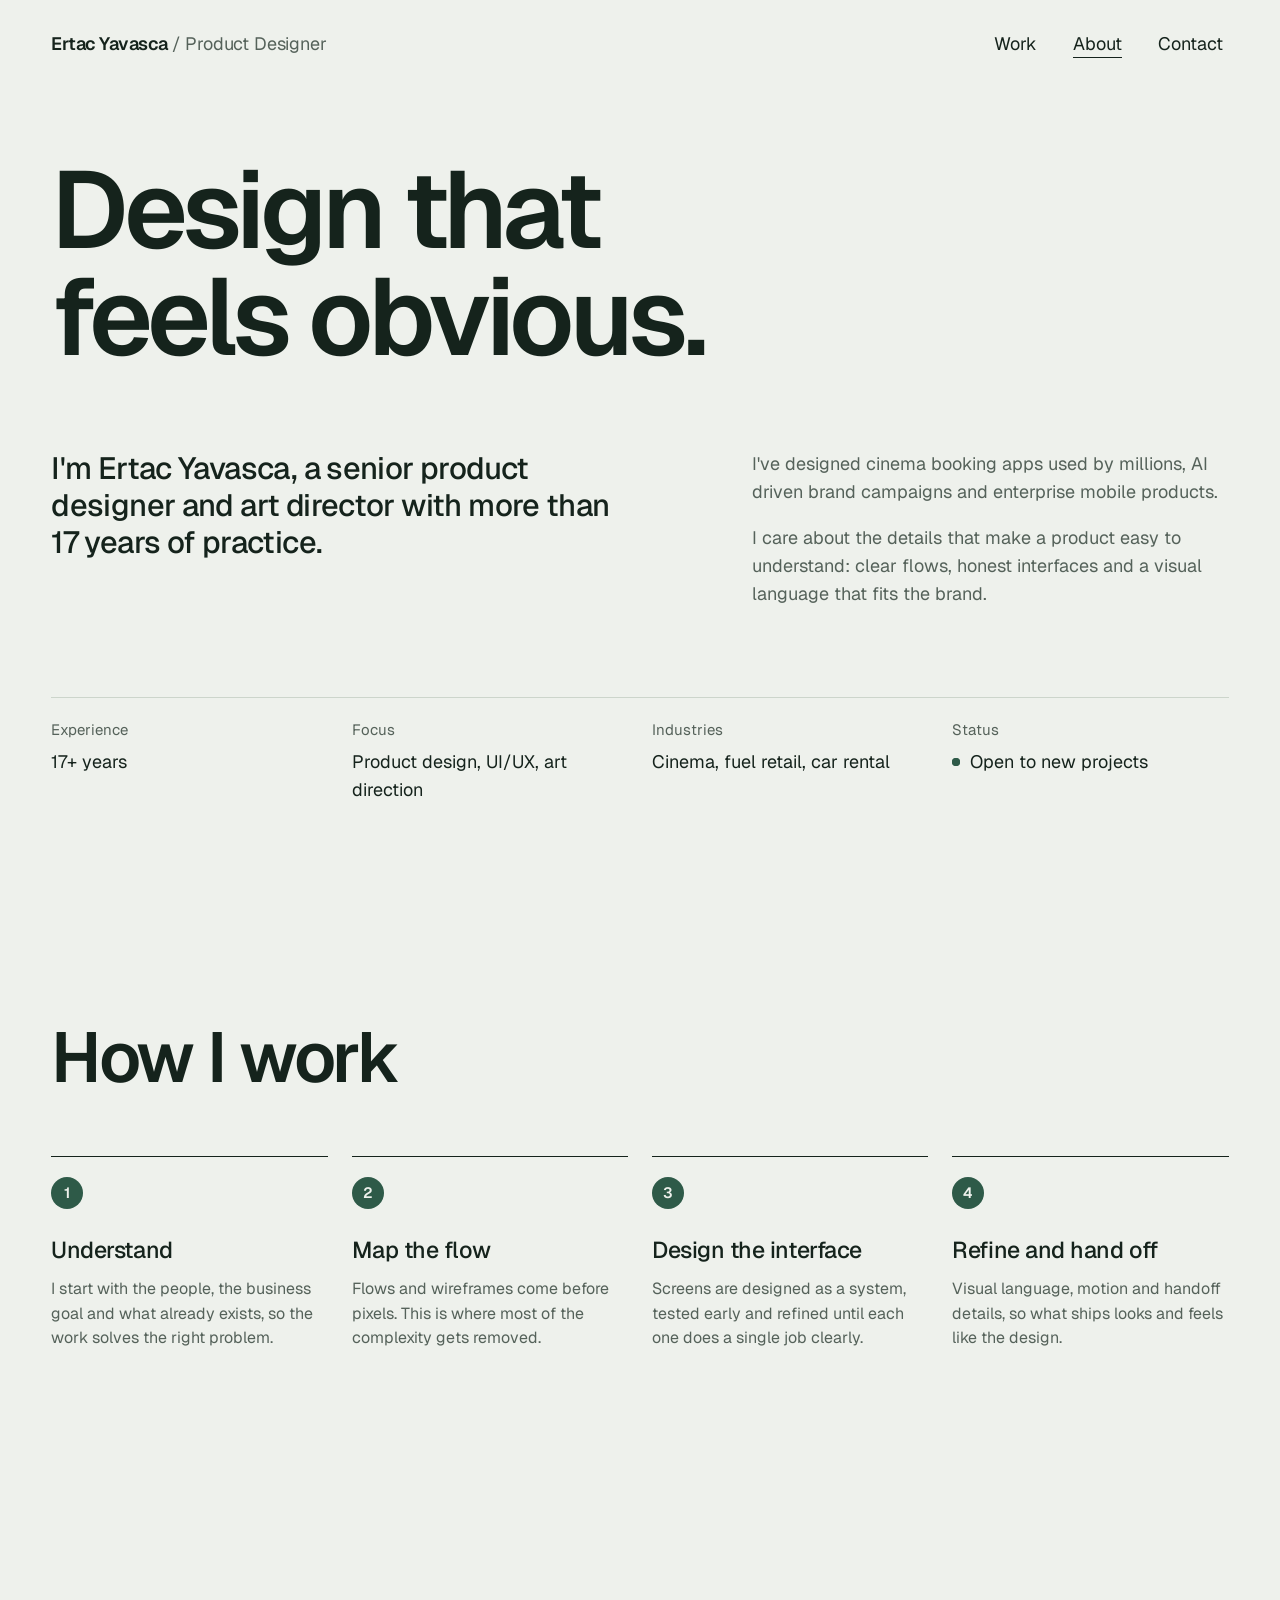
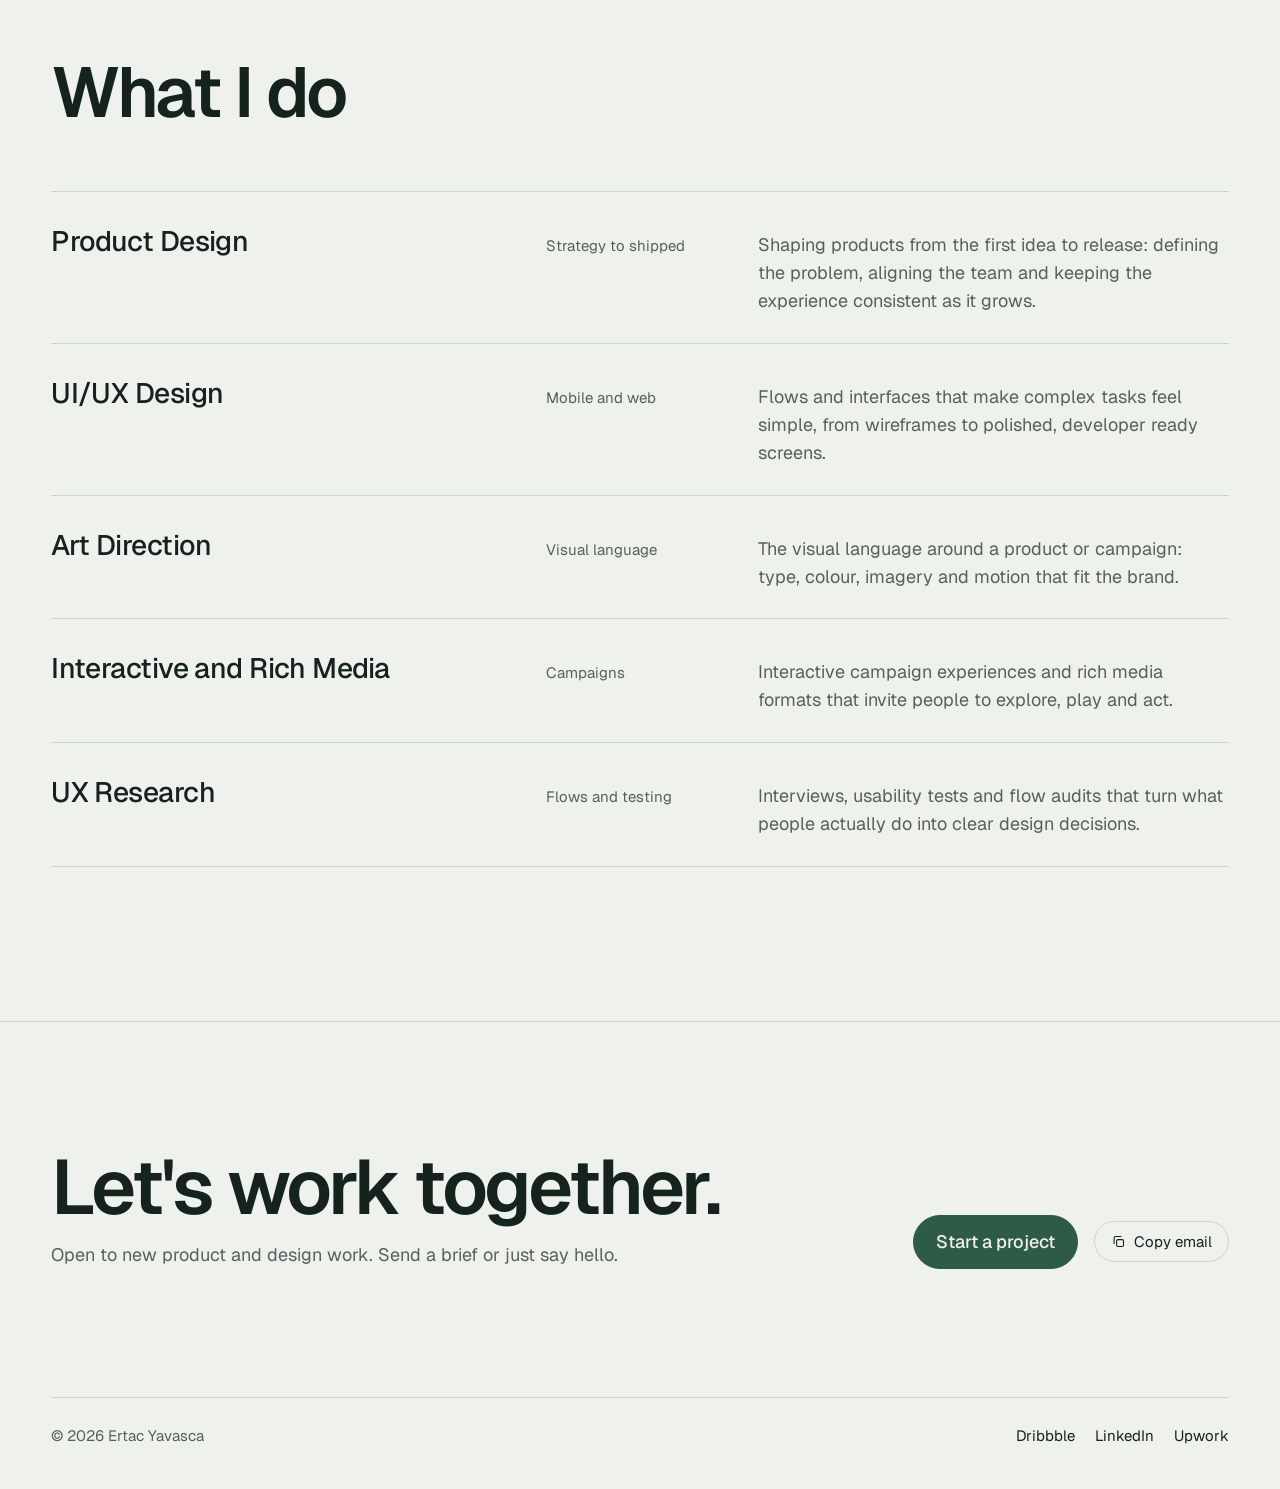
<file: about.html>
<!doctype html>
<html lang="en">
<head>
  <meta charset="utf-8">
  <meta name="viewport" content="width=device-width, initial-scale=1">
  <title>About, Ertac Yavasca</title>
  <meta name="description" content="Senior Product Designer and Art Director with 17+ years of experience.">
  <meta property="og:title" content="About, Ertac Yavasca">
  <meta property="og:description" content="Senior Product Designer and Art Director with 17+ years of experience.">
  <meta name="theme-color" content="#eef1ec" media="(prefers-color-scheme: light)">
  <meta name="theme-color" content="#0e1712" media="(prefers-color-scheme: dark)">
  <link rel="icon" href="data:image/svg+xml,%3Csvg xmlns='http://www.w3.org/2000/svg' viewBox='0 0 32 32'%3E%3Ccircle cx='16' cy='16' r='12' fill='%232e5a48'/%3E%3C/svg%3E">
  <link rel="preconnect" href="https://fonts.googleapis.com">
  <link rel="preconnect" href="https://fonts.gstatic.com" crossorigin>
  <link rel="stylesheet" href="https://fonts.googleapis.com/css2?family=Geist:wght@300..700&display=swap">
  <link rel="stylesheet" href="assets/style.css">
  <link rel="expect" href="#contact" blocking="render">
  <script src="assets/transition.js"></script>
  <script defer src="assets/main.js"></script>
</head>
<body data-page="About">
  <a class="skip-link" href="#main">Skip to content</a>
  <header class="site-header">
    <div class="wrap">
      <a class="logo" href="index.html" data-label="Home">Ertac Yavasca <span>/ Product Designer</span></a>
      <nav class="nav" aria-label="Main">
        <a href="index.html#work"><span>Work</span></a>
        <a href="about.html" aria-current="page"><span>About</span></a>
        <a href="#contact"><span>Contact</span></a>
      </nav>
    </div>
  </header>

  <main id="main">
    <section class="project-hero wrap">
      <h1 class="display">
        <span class="line"><span>Design that</span></span>
        <span class="line"><span>feels obvious.</span></span>
      </h1>
      <div class="about-intro">
        <p class="about-lede">I'm Ertac Yavasca, a senior product designer and art director with more than 17 years of practice.</p>
        <div class="about-body">
          <p>I've designed cinema booking apps used by millions, AI driven brand campaigns and enterprise mobile products.</p>
          <p>I care about the details that make a product easy to understand: clear flows, honest interfaces and a visual language that fits the brand.</p>
        </div>
      </div>
      <dl class="facts about-facts">
        <div><dt>Experience</dt><dd>17+ years</dd></div>
        <div><dt>Focus</dt><dd>Product design, UI/UX, art direction</dd></div>
        <div><dt>Industries</dt><dd>Cinema, fuel retail, car rental</dd></div>
        <div><dt>Status</dt><dd><span class="status"></span>Open to new projects</dd></div>
      </dl>
    </section>

    <section class="section wrap">
      <div class="section-head">
        <h2 class="section-title">How I work</h2>
      </div>
      <ol class="process">
        <li><span class="process-step">1</span><h3>Understand</h3><p>I start with the people, the business goal and what already exists, so the work solves the right problem.</p></li>
        <li><span class="process-step">2</span><h3>Map the flow</h3><p>Flows and wireframes come before pixels. This is where most of the complexity gets removed.</p></li>
        <li><span class="process-step">3</span><h3>Design the interface</h3><p>Screens are designed as a system, tested early and refined until each one does a single job clearly.</p></li>
        <li><span class="process-step">4</span><h3>Refine and hand off</h3><p>Visual language, motion and handoff details, so what ships looks and feels like the design.</p></li>
      </ol>
    </section>

    <section class="section wrap">
      <div class="section-head">
        <h2 class="section-title">What I do</h2>
      </div>
      <ul class="services">
        <li><h3>Product Design</h3><span class="service-tag">Strategy to shipped</span><p>Shaping products from the first idea to release: defining the problem, aligning the team and keeping the experience consistent as it grows.</p></li>
        <li><h3>UI/UX Design</h3><span class="service-tag">Mobile and web</span><p>Flows and interfaces that make complex tasks feel simple, from wireframes to polished, developer ready screens.</p></li>
        <li><h3>Art Direction</h3><span class="service-tag">Visual language</span><p>The visual language around a product or campaign: type, colour, imagery and motion that fit the brand.</p></li>
        <li><h3>Interactive and Rich Media</h3><span class="service-tag">Campaigns</span><p>Interactive campaign experiences and rich media formats that invite people to explore, play and act.</p></li>
        <li><h3>UX Research</h3><span class="service-tag">Flows and testing</span><p>Interviews, usability tests and flow audits that turn what people actually do into clear design decisions.</p></li>
      </ul>
    </section>
  </main>

  <footer class="site-footer" id="contact">
    <div class="wrap">
      <div class="contact">
        <div class="contact-intro">
          <h2 class="footer-title">Let's work together.</h2>
          <p>Open to new product and design work. Send a brief or just say hello.</p>
        </div>
        <div class="contact-mail">
          <a class="btn btn-solid" href="mailto:ertacyavasca@gmail.com?subject=New%20project">Start a project</a>
          <button class="copy" type="button" data-copy="ertacyavasca@gmail.com"><svg viewBox="0 0 24 24" aria-hidden="true"><rect x="9" y="9" width="11" height="11" rx="2"/><path d="M5 15V6a2 2 0 0 1 2-2h9"/></svg><span aria-live="polite">Copy email</span></button>
        </div>
      </div>
      <div class="footer-bottom">
        <span class="muted">&copy; <span data-year>2026</span> Ertac Yavasca</span>
        <div class="socials">
          <a class="link-line" href="https://dribbble.com/ErtacYavasca" target="_blank" rel="noopener">Dribbble</a>
          <a class="link-line" href="https://www.linkedin.com/in/ertacyavasca" target="_blank" rel="noopener">LinkedIn</a>
          <a class="link-line" href="https://www.upwork.com/freelancers/ertacyavasca" target="_blank" rel="noopener">Upwork</a>
        </div>
      </div>
    </div>
  </footer>
</body>
</html>
</file>
<file: assets/style.css>
/* Evergreen palette: one family of greens from paper to ink, so the accent
   reads as part of the page rather than a sticker on it. */
:root {
  --bg: #eef1ec;
  --ink: #15231c;
  --muted: #55625a;
  --line: #ccd5cb;
  --card: #dfe5dc;
  --accent: #2e5a48;
  --on-accent: #eef1ec;
  --stage: #0b130f;
  --font: "Geist", system-ui, -apple-system, "Segoe UI", sans-serif;
  --gutter: clamp(16px, 4vw, 56px);
  --radius: 16px;
  --ease: cubic-bezier(0.76, 0, 0.24, 1);
  --ease-out: cubic-bezier(0.22, 1, 0.36, 1);
}

@media (prefers-color-scheme: dark) {
  :root {
    --bg: #0e1712;
    --ink: #e4ebe5;
    --muted: #98a89e;
    --line: #24342b;
    --card: #16231b;
    --accent: #8dbba4;
    --on-accent: #0e1712;
    --stage: #030504;
  }
}

*,
*::before,
*::after {
  box-sizing: border-box;
}

html {
  -webkit-text-size-adjust: 100%;
}

body {
  margin: 0;
  background: var(--bg);
  color: var(--ink);
  font-family: var(--font);
  font-size: 18px;
  line-height: 1.55;
  -webkit-font-smoothing: antialiased;
  overflow-x: hidden;
}

img {
  display: block;
  max-width: 100%;
  height: auto;
}

a {
  color: inherit;
  text-decoration: none;
}

:focus-visible {
  outline: 2px solid var(--accent);
  outline-offset: 3px;
  border-radius: 2px;
}

::selection {
  background: var(--accent);
  color: var(--on-accent);
}

.wrap {
  padding-inline: var(--gutter);
  max-width: 1600px;
  margin-inline: auto;
}

.skip-link {
  position: absolute;
  left: var(--gutter);
  top: 12px;
  z-index: 50;
  padding: 10px 16px;
  border-radius: 8px;
  background: var(--ink);
  color: var(--bg);
  transform: translateY(-200%);
}

.skip-link:focus-visible {
  transform: none;
}

/* Small supporting text: sentence case, set in the body face */
.label {
  font-size: 15px;
  color: var(--muted);
  margin: 0 0 20px;
}

/* Header */

.site-header {
  position: absolute;
  inset: 0 0 auto 0;
  z-index: 20;
  padding-block: 20px;
}

.site-header .wrap {
  display: flex;
  justify-content: space-between;
  align-items: center;
  gap: 24px;
}

.logo {
  font-weight: 600;
  letter-spacing: -0.01em;
  padding-block: 10px;
}

.logo span {
  color: var(--muted);
  font-weight: 400;
}

.nav {
  display: flex;
  gap: clamp(8px, 2vw, 24px);
}

.nav a {
  padding: 10px 6px;
}

.nav a span,
.link-line {
  position: relative;
}

.nav a span::after,
.link-line::after {
  content: "";
  position: absolute;
  left: 0;
  right: 0;
  bottom: -3px;
  height: 1px;
  background: currentColor;
  transform: scaleX(0);
  transform-origin: right;
  transition: transform 0.5s var(--ease-out);
}

.nav a:hover span::after,
.nav a[aria-current="page"] span::after,
.link-line:hover::after {
  transform: scaleX(1);
  transform-origin: left;
}

/* Hero: the one orchestrated entrance on the site */

.hero {
  padding-block: clamp(150px, 20vw, 240px) clamp(64px, 8vw, 112px);
}

.hero-title {
  font-size: clamp(44px, 7.6vw, 128px);
  line-height: 0.96;
  letter-spacing: -0.035em;
  font-weight: 600;
  max-width: 12ch;
  text-wrap: balance;
  margin: 0;
  clip-path: inset(0 0 100% 0);
  transform: translateY(24px);
  transition: clip-path 1.2s var(--ease), transform 1.2s var(--ease);
}

.is-ready .hero-title {
  clip-path: inset(0 0 -0.2em 0);
  transform: none;
}

.spec {
  display: grid;
  grid-template-columns: repeat(4, 1fr);
  gap: 24px;
  margin: clamp(48px, 7vw, 96px) 0 0;
  padding-top: 20px;
  border-top: 1px solid var(--line);
  opacity: 0;
  transition: opacity 1s 0.5s var(--ease-out);
}

.is-ready .spec {
  opacity: 1;
}

.spec dt,
.facts dt {
  font-size: 15px;
  color: var(--muted);
  margin-bottom: 6px;
}

.spec dd {
  margin: 0;
  font-weight: 500;
  line-height: 1.35;
}

/* Availability light: the dot breathes and a ring ripples out from it */
.status {
  position: relative;
  display: inline-block;
  width: 8px;
  height: 8px;
  margin-right: 10px;
  border-radius: 50%;
  vertical-align: 0.1em;
  background: var(--accent);
  animation: status-blink 2s ease-in-out infinite;
}

.status::after {
  content: "";
  position: absolute;
  inset: 0;
  border-radius: 50%;
  background: var(--accent);
  animation: status-ring 2s var(--ease-out) infinite;
}

@keyframes status-blink {
  50% {
    opacity: 0.45;
  }
}

@keyframes status-ring {
  from {
    transform: scale(1);
    opacity: 0.5;
  }
  to {
    transform: scale(3);
    opacity: 0;
  }
}

/* Project and about heading (lines rise in once the page is ready) */

.display {
  font-size: clamp(56px, 12vw, 200px);
  line-height: 0.9;
  letter-spacing: -0.045em;
  font-weight: 600;
  margin: 0;
}

.display .line {
  display: block;
  overflow: hidden;
  padding-bottom: 0.06em;
}

.display .line > span {
  display: inline-block;
  transform: translateY(105%);
  transition: transform 1.1s var(--ease-out);
}

.is-ready .display .line > span {
  transform: none;
}

.display .line:nth-child(2) > span {
  transition-delay: 0.08s;
}

/* Sections */

.section {
  padding-block: clamp(80px, 12vw, 160px);
}

.section-head {
  display: flex;
  flex-wrap: wrap;
  justify-content: space-between;
  align-items: baseline;
  gap: 24px;
  margin-bottom: clamp(32px, 5vw, 64px);
}

.section-title {
  font-size: clamp(36px, 5.5vw, 80px);
  line-height: 0.98;
  letter-spacing: -0.035em;
  font-weight: 600;
  margin: 0;
}

.count {
  font-size: 15px;
  color: var(--muted);
}

/* Work grid: on hover the card lifts, the image eases in and a frosted
   pill rises from the bottom. Images keep their original colour. */

.work-grid {
  display: grid;
  grid-template-columns: repeat(2, 1fr);
  gap: clamp(56px, 6vw, 88px) clamp(16px, 3vw, 40px);
}

.work-card .thumb {
  position: relative;
  aspect-ratio: 4 / 3;
  border-radius: var(--radius);
  background: var(--card);
  transition: box-shadow 0.6s var(--ease-out);
}

/* Rounded clip lives on its own layer: Safari drops overflow + radius
   clipping when a child scales or a sibling uses backdrop-filter. */
.work-card .media {
  position: absolute;
  inset: 0;
  -webkit-clip-path: inset(0 round var(--radius));
  clip-path: inset(0 round var(--radius));
}

.work-card .media img {
  width: 100%;
  height: 100%;
  object-fit: cover;
  transition: transform 1.2s var(--ease-out);
}

.work-card .pill {
  position: absolute;
  left: 16px;
  bottom: 16px;
  padding: 10px 16px;
  border-radius: 999px;
  background: rgba(11, 19, 15, 0.45);
  -webkit-backdrop-filter: blur(14px) saturate(1.4);
  backdrop-filter: blur(14px) saturate(1.4);
  color: #fff;
  font-size: 15px;
  font-weight: 500;
  opacity: 0;
  translate: 0 12px;
  transition: opacity 0.4s var(--ease-out), translate 0.6s var(--ease-out);
  pointer-events: none;
}

@media (hover: hover) {
  .work-card:hover .thumb {
    box-shadow: 0 24px 48px -28px rgba(11, 19, 15, 0.5);
  }

  .work-card:hover .media img {
    transform: scale(1.05);
  }

  .work-card:hover .pill {
    opacity: 1;
  }

  .work-card:hover .pill {
    translate: 0 0;
  }
}

.work-card:focus-visible {
  outline: none;
}

.work-card:focus-visible .thumb {
  outline: 2px solid var(--accent);
  outline-offset: 4px;
}

.work-card:focus-visible .pill {
  opacity: 1;
  translate: 0 0;
}

.work-meta {
  display: flex;
  flex-wrap: wrap;
  justify-content: space-between;
  align-items: baseline;
  gap: 4px 16px;
  margin-top: 20px;
}

.work-meta h3 {
  font-size: clamp(22px, 2vw, 28px);
  font-weight: 500;
  letter-spacing: -0.02em;
  line-height: 1.15;
  margin: 0;
}

.work-meta p {
  margin: 0;
  color: var(--muted);
  font-size: 15px;
}

/* Brands: a compact strip of logos that drifts left on its own and can be
   dragged, swiped or stepped with the side buttons. main.js keeps three
   copies of the set and wraps the scroll position so it never runs out.
   Logos render as ink silhouettes and regain colour on hover. */

.brands {
  padding-block: 0 clamp(56px, 8vw, 96px);
}

.brands-title {
  font-size: 15px;
  color: var(--muted);
  margin: 0 0 20px;
}

.marquee-wrap {
  position: relative;
}

.marquee {
  overflow-x: auto;
  scrollbar-width: none;
  cursor: grab;
  -webkit-mask-image: linear-gradient(90deg, transparent, #000 8%, #000 92%, transparent);
  mask-image: linear-gradient(90deg, transparent, #000 8%, #000 92%, transparent);
}

.marquee::-webkit-scrollbar {
  display: none;
}

.marquee.is-dragging {
  cursor: grabbing;
}

.marquee-track {
  display: flex;
  width: max-content;
  list-style: none;
  margin: 0;
  padding: 0;
}

.marquee-track li {
  display: flex;
  align-items: center;
  height: 72px;
  padding-inline: clamp(24px, 3.5vw, 48px);
}

.marquee-track img {
  height: 30px;
  width: auto;
  filter: grayscale(1) brightness(0);
  opacity: 0.7;
  user-select: none;
  -webkit-user-drag: none;
  transition: filter 0.4s var(--ease-out), opacity 0.4s var(--ease-out);
}

.marquee-track li:hover img {
  filter: none;
  opacity: 1;
}

@media (prefers-color-scheme: dark) {
  .marquee-track img {
    filter: grayscale(1) brightness(0) invert(1);
  }
}

.marquee-btn {
  position: absolute;
  top: 50%;
  z-index: 1;
  display: grid;
  place-items: center;
  width: 44px;
  height: 44px;
  margin-top: -22px;
  border: 1px solid var(--line);
  border-radius: 50%;
  background: var(--bg);
  color: var(--ink);
  cursor: pointer;
  opacity: 0;
  transition: opacity 0.3s var(--ease-out), background-color 0.2s, color 0.2s;
}

.marquee-btn svg {
  width: 18px;
  height: 18px;
  fill: none;
  stroke: currentColor;
  stroke-width: 1.75;
  stroke-linecap: round;
  stroke-linejoin: round;
}

.marquee-btn.prev {
  left: 0;
}

.marquee-btn.next {
  right: 0;
}

.marquee-wrap:hover .marquee-btn,
.marquee-btn:focus-visible {
  opacity: 1;
}

.marquee-btn:hover {
  background: var(--ink);
  color: var(--bg);
}

@media (hover: none) {
  .marquee-btn {
    display: none;
  }
}

/* Testimonials: a row of cards that slides sideways (drag, swipe, scroll or
   the buttons). The card in front turns ink; a counter and a thin progress
   line show where you are. */

.slider-nav {
  display: flex;
  align-items: center;
  gap: 12px;
}

.slider-count {
  font-size: 15px;
  color: var(--muted);
  font-variant-numeric: tabular-nums;
  margin-right: 8px;
}

.round-btn {
  display: grid;
  place-items: center;
  width: 44px;
  height: 44px;
  border: 1px solid var(--line);
  border-radius: 50%;
  background: none;
  color: var(--ink);
  cursor: pointer;
  transition: background-color 0.2s, color 0.2s, border-color 0.2s, opacity 0.2s;
}

.round-btn svg {
  width: 18px;
  height: 18px;
  fill: none;
  stroke: currentColor;
  stroke-width: 1.75;
  stroke-linecap: round;
  stroke-linejoin: round;
}

.round-btn:hover {
  background: var(--ink);
  border-color: var(--ink);
  color: var(--bg);
}

.round-btn:disabled {
  opacity: 0.35;
  pointer-events: none;
}

.slides {
  display: flex;
  gap: clamp(12px, 1.6vw, 20px);
  list-style: none;
  margin: 0;
  padding: 0;
  overflow-x: auto;
  scroll-snap-type: x mandatory;
  scrollbar-width: none;
  cursor: grab;
}

.slides::-webkit-scrollbar {
  display: none;
}

.slides.is-dragging {
  cursor: grabbing;
  scroll-snap-type: none;
}

.slide {
  flex: 0 0 min(540px, 86%);
  scroll-snap-align: start;
}

.tcard {
  display: flex;
  flex-direction: column;
  justify-content: space-between;
  gap: 48px;
  height: 100%;
  min-height: 320px;
  margin: 0;
  padding: clamp(24px, 2.6vw, 36px);
  border-radius: 24px;
  background: var(--card);
  color: var(--ink);
  user-select: none;
  transition: background-color 0.5s var(--ease-out), color 0.5s var(--ease-out);
}

.slide.is-active .tcard {
  background: var(--ink);
  color: var(--bg);
}

.tcard blockquote {
  margin: 0;
}

.tcard p {
  font-size: clamp(20px, 1.8vw, 26px);
  line-height: 1.3;
  letter-spacing: -0.015em;
  margin: 0;
}

.tcard figcaption {
  display: flex;
  align-items: center;
  gap: 14px;
}

.avatar {
  display: grid;
  place-items: center;
  flex: 0 0 44px;
  height: 44px;
  border-radius: 50%;
  background: var(--accent);
  color: var(--on-accent);
  font-size: 15px;
  font-weight: 600;
}

.t-name {
  display: block;
  font-weight: 500;
}

.t-role {
  display: block;
  font-size: 15px;
  opacity: 0.7;
}

.slider-progress {
  height: 2px;
  margin-top: 28px;
  background: var(--line);
  border-radius: 2px;
  overflow: hidden;
}

.slider-progress span {
  display: block;
  height: 100%;
  width: var(--progress, 25%);
  background: var(--ink);
  transition: width 0.5s var(--ease-out);
}

/* Upwork: a small profile card linking to the profile. The mark is
   Upwork's own (Simple Icons, CC0) in its brand green on an ink disc. */

.upwork {
  display: block;
  padding: clamp(20px, 2.4vw, 28px) clamp(20px, 3vw, 32px);
  border: 1px solid var(--line);
  border-radius: var(--radius);
  transition: background-color 0.3s, border-color 0.3s;
}

.upwork:hover {
  background: var(--card);
  border-color: var(--card);
}

.upwork-head {
  display: grid;
  grid-template-columns: auto 1fr auto;
  align-items: center;
  gap: 16px 20px;
}

.upwork-logo {
  display: grid;
  place-items: center;
  width: 56px;
  height: 56px;
  border-radius: 50%;
  background: #15231c;
}

.upwork-logo svg {
  width: 30px;
  height: 30px;
  fill: #6fda44;
}

.upwork-text {
  display: flex;
  flex-direction: column;
  gap: 4px;
}

.upwork-title {
  display: flex;
  flex-wrap: wrap;
  align-items: center;
  gap: 8px 12px;
  font-size: clamp(20px, 2vw, 24px);
  font-weight: 500;
  letter-spacing: -0.02em;
}

.upwork-badge {
  display: inline-flex;
  align-items: center;
  gap: 6px;
  padding: 4px 10px;
  border-radius: 999px;
  background: var(--accent);
  color: var(--on-accent);
  font-size: 14px;
  font-weight: 500;
  letter-spacing: 0;
}

.upwork-badge svg {
  width: 13px;
  height: 13px;
  fill: currentColor;
}

.upwork-note {
  font-size: 15px;
  color: var(--muted);
}

.upwork-cta {
  display: inline-flex;
  align-items: center;
  min-height: 48px;
  padding: 12px 22px;
  border-radius: 999px;
  border: 1px solid var(--ink);
  font-weight: 500;
  white-space: nowrap;
  transition: background-color 0.2s, color 0.2s;
}

.upwork:hover .upwork-cta {
  background: var(--ink);
  color: var(--bg);
}

.upwork-stats {
  display: grid;
  grid-template-columns: repeat(4, 1fr);
  gap: 16px 24px;
  margin: 24px 0 0;
  padding-top: 20px;
  border-top: 1px solid var(--line);
}

.upwork-stats dt {
  font-size: 15px;
  color: var(--muted);
  margin-bottom: 4px;
}

.upwork-stats dd {
  margin: 0;
  font-size: clamp(22px, 2vw, 28px);
  font-weight: 500;
  letter-spacing: -0.02em;
}

/* About teaser and page */

.statement {
  font-size: clamp(30px, 4.2vw, 60px);
  line-height: 1.08;
  letter-spacing: -0.03em;
  font-weight: 500;
  margin: 0;
  max-width: 20ch;
}

.split {
  display: grid;
  grid-template-columns: repeat(12, 1fr);
  gap: 24px;
  margin-top: clamp(40px, 6vw, 80px);
}

.split > .side {
  grid-column: span 4;
  color: var(--muted);
}

.split > .main {
  grid-column: 7 / span 6;
  max-width: 62ch;
}

.split p {
  margin: 0 0 1em;
}

.services {
  list-style: none;
  margin: 0;
  padding: 0;
  border-top: 1px solid var(--line);
}

.services li {
  display: grid;
  grid-template-columns: 5fr 2fr 5fr;
  align-items: baseline;
  gap: 8px 24px;
  padding: 28px 0;
  border-bottom: 1px solid var(--line);
}

.services h3 {
  font-size: clamp(22px, 2.2vw, 30px);
  font-weight: 500;
  letter-spacing: -0.02em;
  margin: 0;
}

.service-tag {
  font-size: 15px;
  color: var(--muted);
}

.services p {
  margin: 0;
  color: var(--muted);
  max-width: 52ch;
}

.about-intro {
  display: grid;
  grid-template-columns: repeat(12, 1fr);
  gap: 24px;
  margin-top: clamp(40px, 6vw, 80px);
}

.about-lede {
  grid-column: 1 / span 6;
  font-size: clamp(24px, 2.4vw, 34px);
  line-height: 1.2;
  letter-spacing: -0.02em;
  font-weight: 500;
  margin: 0;
}

.about-body {
  grid-column: 8 / span 5;
  color: var(--muted);
}

.about-body p {
  margin: 0 0 1em;
}

.process {
  list-style: none;
  margin: 0;
  padding: 0;
  display: grid;
  grid-template-columns: repeat(4, 1fr);
  gap: 24px;
}

.process li {
  padding-top: 20px;
  border-top: 1px solid var(--ink);
}

.process-step {
  display: grid;
  place-items: center;
  width: 32px;
  height: 32px;
  border-radius: 50%;
  background: var(--accent);
  color: var(--on-accent);
  font-size: 15px;
  font-weight: 600;
}

.process h3 {
  font-size: clamp(20px, 1.8vw, 24px);
  font-weight: 500;
  letter-spacing: -0.02em;
  margin: 24px 0 8px;
}

.process p {
  margin: 0;
  color: var(--muted);
  font-size: 16px;
}

/* Buttons */

.btn {
  display: inline-flex;
  align-items: center;
  min-height: 48px;
  padding: 12px 22px;
  border-radius: 999px;
  border: 1px solid var(--ink);
  font-weight: 500;
  transition: background-color 0.2s, color 0.2s;
}

.btn:hover {
  background: var(--ink);
  color: var(--bg);
}

.btn-solid {
  background: var(--accent);
  border-color: var(--accent);
  color: var(--on-accent);
}

.btn-solid:hover {
  background: var(--ink);
  border-color: var(--ink);
}

/* Footer / contact */

.site-footer {
  border-top: 1px solid var(--line);
  padding-block: clamp(72px, 10vw, 140px) 32px;
}

.contact {
  display: grid;
  grid-template-columns: repeat(12, 1fr);
  gap: 32px 24px;
  align-items: end;
}

.contact-intro {
  grid-column: 1 / span 7;
}

.footer-title {
  font-size: clamp(40px, 6vw, 88px);
  line-height: 0.98;
  letter-spacing: -0.04em;
  font-weight: 600;
  margin: 0;
}

.contact-intro p {
  margin: 16px 0 0;
  color: var(--muted);
}

.contact-mail {
  grid-column: 8 / span 5;
  justify-self: end;
  display: flex;
  flex-wrap: wrap;
  align-items: center;
  gap: 12px 16px;
}

.mail {
  font-size: clamp(18px, 1.6vw, 22px);
  font-weight: 500;
  text-decoration: underline;
  text-decoration-color: var(--line);
  text-decoration-thickness: 1px;
  text-underline-offset: 6px;
  transition: text-decoration-color 0.3s;
}

.mail:hover {
  text-decoration-color: currentColor;
}

.copy {
  display: inline-flex;
  align-items: center;
  gap: 8px;
  min-height: 40px;
  padding: 8px 16px;
  border: 1px solid var(--line);
  border-radius: 999px;
  background: none;
  color: var(--ink);
  font: inherit;
  font-size: 15px;
  cursor: pointer;
  transition: background-color 0.2s, border-color 0.2s, color 0.2s;
}

.copy svg {
  width: 15px;
  height: 15px;
  fill: none;
  stroke: currentColor;
  stroke-width: 1.75;
  stroke-linecap: round;
  stroke-linejoin: round;
}

.copy:hover {
  border-color: var(--ink);
}

.copy.is-copied {
  background: var(--accent);
  border-color: var(--accent);
  color: var(--on-accent);
}

.footer-bottom {
  display: flex;
  flex-wrap: wrap;
  justify-content: space-between;
  align-items: center;
  gap: 8px 32px;
  margin-top: clamp(64px, 10vw, 140px);
  padding-top: 16px;
  border-top: 1px solid var(--line);
  font-size: 15px;
}

.footer-bottom .socials {
  display: flex;
  flex-wrap: wrap;
  gap: 0 20px;
}

.footer-bottom .socials a {
  padding-block: 10px;
}

.footer-bottom .muted {
  color: var(--muted);
}

/* Project pages */

.project-hero {
  padding-block: 160px 48px;
}

.project-hero .display {
  font-size: clamp(44px, 8.5vw, 140px);
  line-height: 0.92;
}

.facts {
  display: grid;
  grid-template-columns: repeat(4, 1fr);
  gap: 24px;
  margin-top: clamp(40px, 6vw, 72px);
  padding-top: 20px;
  border-top: 1px solid var(--line);
}

.facts dd {
  margin: 0;
}

.cover {
  border-radius: var(--radius);
  overflow: hidden;
  background: var(--card);
}

.cover img {
  width: 100%;
}

.prose {
  font-size: clamp(19px, 1.6vw, 22px);
  line-height: 1.5;
}

.prose h2 {
  font-size: 15px;
  font-weight: 500;
  color: var(--muted);
  margin: 0 0 10px;
}

.prose p {
  margin: 0 0 1.2em;
}

.gallery {
  display: grid;
  gap: clamp(16px, 2vw, 28px);
}

.gallery figure {
  margin: 0;
  border-radius: var(--radius);
  overflow: hidden;
  background: var(--card);
}

.gallery figure img {
  width: 100%;
}

.gallery figcaption {
  padding: 14px 4px 0;
  color: var(--muted);
  font-size: 15px;
  background: var(--bg);
}

.gallery.two {
  grid-template-columns: repeat(2, 1fr);
}

.next-project {
  display: block;
  padding-block: clamp(80px, 12vw, 160px);
  text-align: center;
  border-top: 1px solid var(--line);
}

.next-project small {
  display: block;
  color: var(--muted);
  font-size: 15px;
  margin-bottom: 16px;
}

.next-project strong {
  display: inline-block;
  font-size: clamp(40px, 8vw, 120px);
  line-height: 0.95;
  letter-spacing: -0.045em;
  font-weight: 600;
  transition: color 0.4s;
}

.next-project:hover strong {
  color: var(--accent);
}

/* Page transitions: cross-document View Transitions staged as sheets.
   Going deeper, the current page recedes into the dark stage while the
   next one slides up over it; going back, the top sheet drops away and
   the page underneath comes forward. A clicked project card still grows
   into that project's cover. transition.js sets data-vt="back". */

@view-transition {
  navigation: auto;
}

::view-transition {
  background: var(--stage);
}

::view-transition-old(root),
::view-transition-new(root) {
  mix-blend-mode: normal;
  animation-duration: 0.85s;
  animation-timing-function: var(--ease);
  animation-fill-mode: both;
}

::view-transition-old(root) {
  animation-name: sheet-recede;
}

::view-transition-new(root) {
  animation-name: sheet-rise;
}

html[data-vt="back"]::view-transition-old(root) {
  z-index: 1;
  animation-name: sheet-drop;
}

html[data-vt="back"]::view-transition-new(root) {
  animation-name: sheet-return;
}

::view-transition-group(project-cover) {
  animation-duration: 0.85s;
  animation-timing-function: var(--ease);
}

::view-transition-old(project-cover),
::view-transition-new(project-cover) {
  height: 100%;
  object-fit: cover;
  animation-duration: 0.85s;
}

@keyframes sheet-recede {
  from {
    clip-path: inset(0 round 0);
  }
  to {
    transform: translateY(-2%) scale(0.9);
    clip-path: inset(0 round 28px);
    filter: brightness(0.55);
  }
}

@keyframes sheet-rise {
  from {
    transform: translateY(100%);
    clip-path: inset(0 round 28px 28px 0 0);
  }
  to {
    transform: none;
    clip-path: inset(0 round 0);
  }
}

@keyframes sheet-drop {
  from {
    clip-path: inset(0 round 0);
  }
  to {
    transform: translateY(100%);
    clip-path: inset(0 round 28px 28px 0 0);
  }
}

@keyframes sheet-return {
  from {
    transform: translateY(-2%) scale(0.9);
    clip-path: inset(0 round 28px);
    filter: brightness(0.55);
  }
  to {
    transform: none;
    clip-path: inset(0 round 0);
    filter: none;
  }
}

/* Pages reached through a view transition skip the heading entrances, so
   nothing moves again after the sheet has landed. */
.vt-arrive .hero-title,
.vt-arrive .display .line > span,
.vt-arrive .spec {
  transition: none;
}

/* Responsive */

@media (max-width: 860px) {
  .split > .side,
  .split > .main {
    grid-column: 1 / -1;
  }

  .work-grid,
  .gallery.two {
    grid-template-columns: 1fr;
  }

  .facts,
  .spec {
    grid-template-columns: repeat(2, 1fr);
  }

  .about-lede,
  .about-body {
    grid-column: 1 / -1;
  }

  .process,
  .upwork-stats {
    grid-template-columns: repeat(2, 1fr);
  }

  .services li {
    grid-template-columns: 1fr;
  }

  .upwork-head {
    grid-template-columns: auto 1fr;
  }

  .upwork-cta {
    grid-column: 1 / -1;
    justify-self: start;
  }

  .contact-intro,
  .contact-mail {
    grid-column: 1 / -1;
    justify-self: start;
  }
}

@media (max-width: 520px) {
  .site-header .logo span {
    display: none;
  }
}

@media (prefers-reduced-motion: reduce) {
  ::view-transition-group(*),
  ::view-transition-old(*),
  ::view-transition-new(*) {
    animation: none !important;
  }

  *,
  *::before,
  *::after {
    animation: none !important;
    transition-duration: 0.01ms !important;
  }

  .display .line > span,
  .hero-title,
  .spec {
    opacity: 1;
    transform: none;
    clip-path: none;
  }
}
</file>
